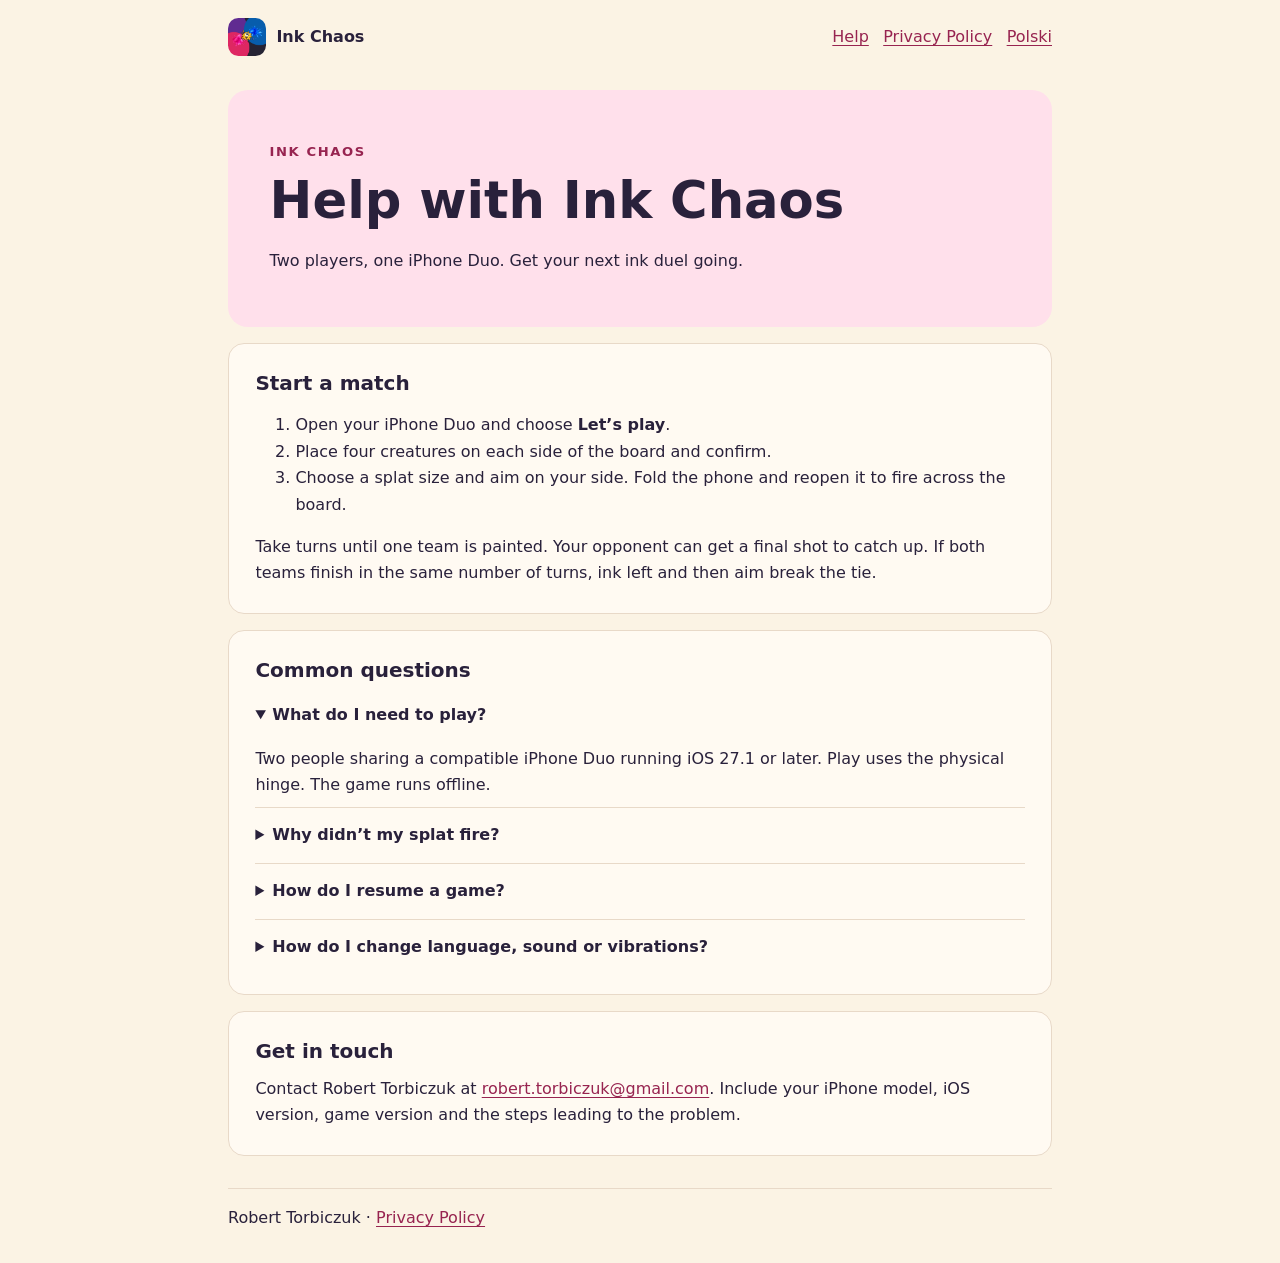
<file: index.html>
<!doctype html>
<html lang="en">
<head>
<meta charset="utf-8">
<meta name="viewport" content="width=device-width, initial-scale=1">
<meta name="description" content="Two players, one iPhone Duo. Get your next ink duel going.">
<title>Help with Ink Chaos · Ink Chaos</title>
<link rel="icon" href="./icon.png">
<link rel="stylesheet" href="./style.css">
</head>
<body>
<a class="skip" href="#content">Skip to content</a>
<header class="bar">
  <a class="brand" href="./"><img src="./icon.png" alt="" width="38" height="38"> Ink Chaos</a>
  <nav aria-label="Ink Chaos">
    <a href="./" aria-current="page">Help</a>
    <a href="./privacy/">Privacy Policy</a>
    <a href="./pl/" lang="pl">Polski</a>
  </nav>
</header>
<main id="content">
  <div class="hero"><p class="eyebrow">INK CHAOS</p><h1>Help with Ink Chaos</h1><p>Two players, one iPhone Duo. Get your next ink duel going.</p></div>
  
<section><h2>Start a match</h2>
<ol><li>Open your iPhone Duo and choose <strong>Let’s play</strong>.</li>
<li>Place four creatures on each side of the board and confirm.</li>
<li>Choose a splat size and aim on your side. Fold the phone and reopen it to fire across the board.</li></ol>
<p>Take turns until one team is painted. Your opponent can get a final shot to catch up. If both teams finish in the same number of turns, ink left and then aim break the tie.</p></section>
<section><h2>Common questions</h2>
<details open><summary>What do I need to play?</summary><p>Two people sharing a compatible iPhone Duo running iOS 27.1 or later. Play uses the physical hinge. The game runs offline.</p></details>
<details><summary>Why didn’t my splat fire?</summary><p>Select a size you can afford, choose an aim point on your side, then fold and reopen the phone. Return to the game if you switched apps mid-turn.</p></details>
<details><summary>How do I resume a game?</summary><p>Pause and choose <strong>Save &amp; home</strong>. Choose the resume option on the main menu to continue on the same device.</p></details>
<details><summary>How do I change language, sound or vibrations?</summary><p>Open Settings from the main menu. You can choose an app language or follow the language of your iPhone.</p></details></section>
<section><h2>Get in touch</h2><p>Contact Robert Torbiczuk at <a href="mailto:robert.torbiczuk@gmail.com">robert.torbiczuk@gmail.com</a>. Include your iPhone model, iOS version, game version and the steps leading to the problem.</p></section>

</main>
<footer>Robert Torbiczuk · <a href="./privacy/">Privacy Policy</a></footer>
</body>
</html>
</file>
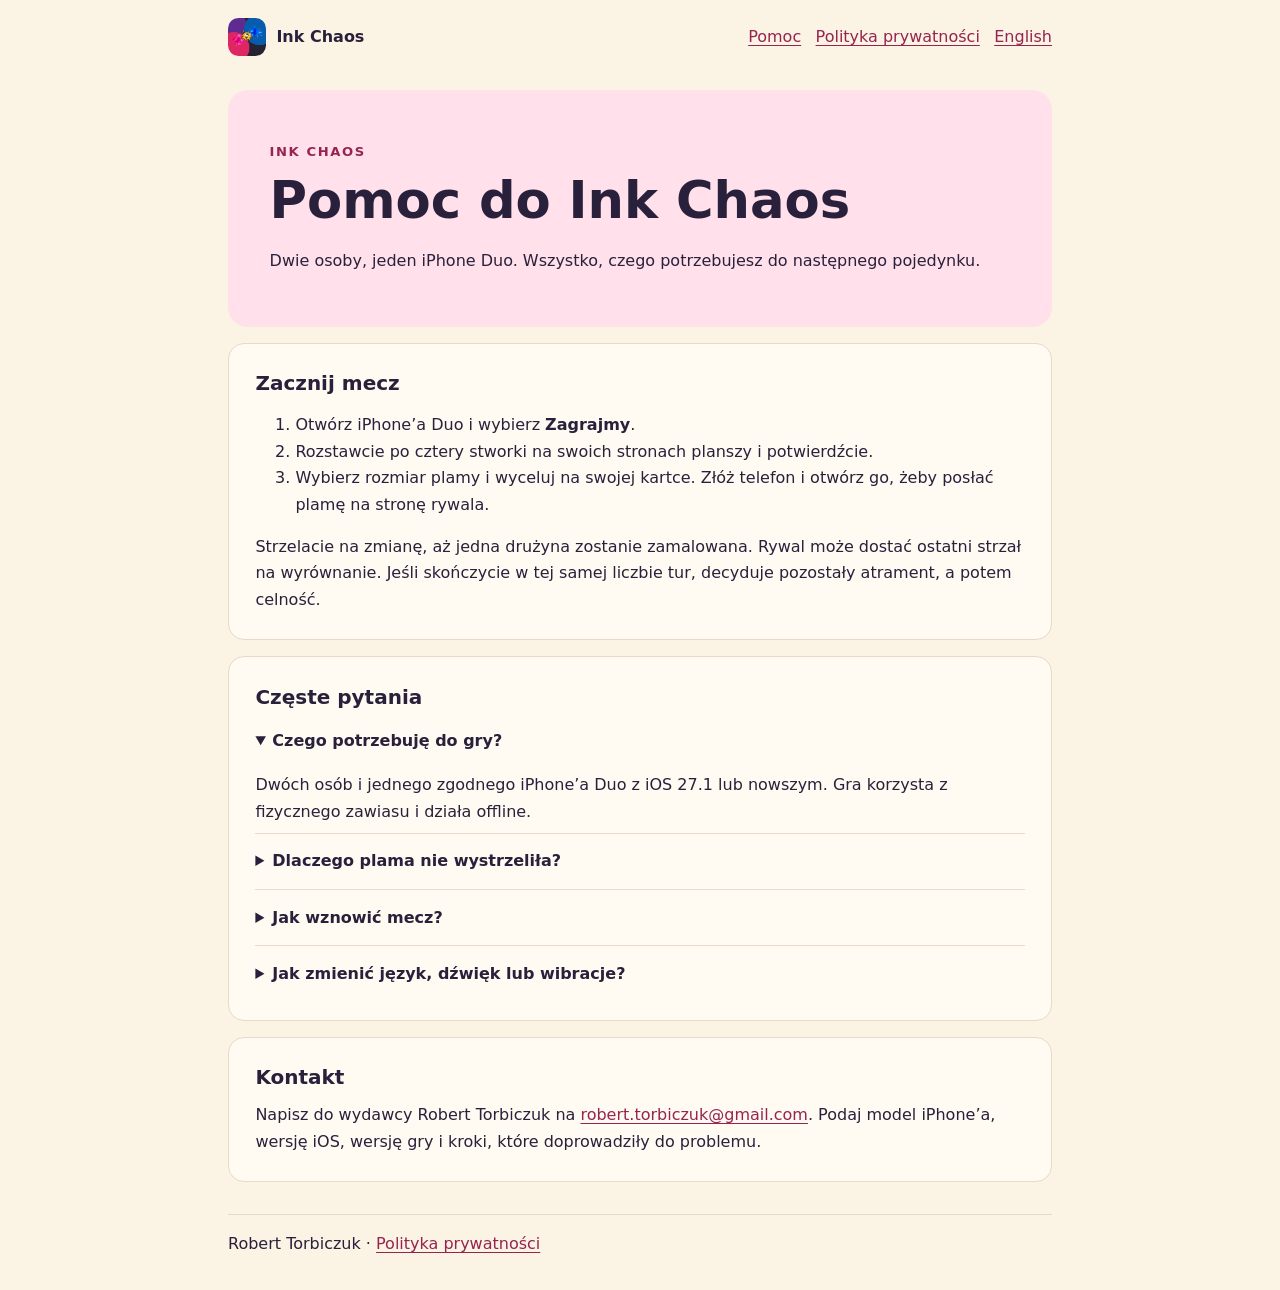
<file: pl/index.html>
<!doctype html>
<html lang="pl">
<head>
<meta charset="utf-8">
<meta name="viewport" content="width=device-width, initial-scale=1">
<meta name="description" content="Dwie osoby, jeden iPhone Duo. Wszystko, czego potrzebujesz do następnego pojedynku.">
<title>Pomoc do Ink Chaos · Ink Chaos</title>
<link rel="icon" href="../icon.png">
<link rel="stylesheet" href="../style.css">
</head>
<body>
<a class="skip" href="#content">Przejdź do treści</a>
<header class="bar">
  <a class="brand" href="../pl/"><img src="../icon.png" alt="" width="38" height="38"> Ink Chaos</a>
  <nav aria-label="Ink Chaos">
    <a href="../pl/" aria-current="page">Pomoc</a>
    <a href="../pl/privacy/">Polityka prywatności</a>
    <a href="../" lang="en">English</a>
  </nav>
</header>
<main id="content">
  <div class="hero"><p class="eyebrow">INK CHAOS</p><h1>Pomoc do Ink Chaos</h1><p>Dwie osoby, jeden iPhone Duo. Wszystko, czego potrzebujesz do następnego pojedynku.</p></div>
  
<section><h2>Zacznij mecz</h2>
<ol><li>Otwórz iPhone’a Duo i wybierz <strong>Zagrajmy</strong>.</li>
<li>Rozstawcie po cztery stworki na swoich stronach planszy i potwierdźcie.</li>
<li>Wybierz rozmiar plamy i wyceluj na swojej kartce. Złóż telefon i otwórz go, żeby posłać plamę na stronę rywala.</li></ol>
<p>Strzelacie na zmianę, aż jedna drużyna zostanie zamalowana. Rywal może dostać ostatni strzał na wyrównanie. Jeśli skończycie w tej samej liczbie tur, decyduje pozostały atrament, a potem celność.</p></section>
<section><h2>Częste pytania</h2>
<details open><summary>Czego potrzebuję do gry?</summary><p>Dwóch osób i jednego zgodnego iPhone’a Duo z iOS 27.1 lub nowszym. Gra korzysta z fizycznego zawiasu i działa offline.</p></details>
<details><summary>Dlaczego plama nie wystrzeliła?</summary><p>Wybierz rozmiar, na który wystarczy atramentu, wskaż cel na swojej stronie i złóż telefon, a potem go otwórz. Jeśli w trakcie tury przełączysz aplikację, wróć do gry.</p></details>
<details><summary>Jak wznowić mecz?</summary><p>W pauzie wybierz <strong>Zapisz i wróć do menu</strong>. Mecz wznowisz z menu głównego na tym samym urządzeniu.</p></details>
<details><summary>Jak zmienić język, dźwięk lub wibracje?</summary><p>Otwórz ustawienia z menu głównego. Możesz wybrać język gry lub użyć języka iPhone’a.</p></details></section>
<section><h2>Kontakt</h2><p>Napisz do wydawcy Robert Torbiczuk na <a href="mailto:robert.torbiczuk@gmail.com">robert.torbiczuk@gmail.com</a>. Podaj model iPhone’a, wersję iOS, wersję gry i kroki, które doprowadziły do problemu.</p></section>

</main>
<footer>Robert Torbiczuk · <a href="../pl/privacy/">Polityka prywatności</a></footer>
</body>
</html>
</file>
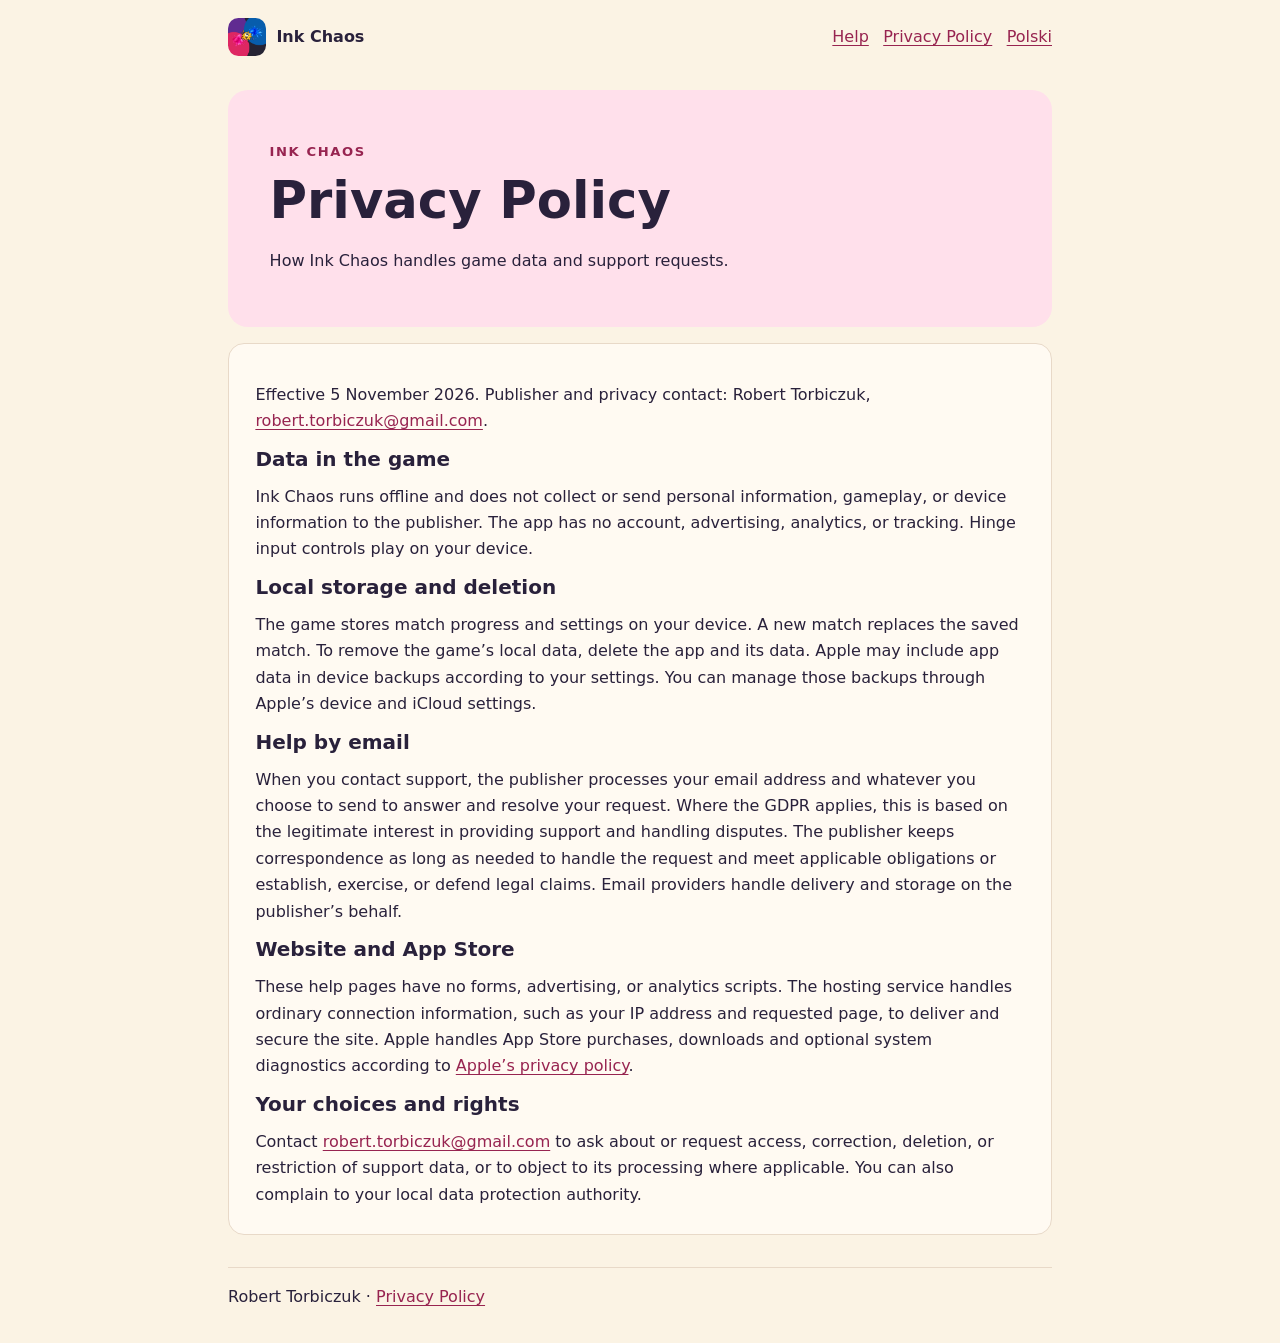
<file: privacy/index.html>
<!doctype html>
<html lang="en">
<head>
<meta charset="utf-8">
<meta name="viewport" content="width=device-width, initial-scale=1">
<meta name="description" content="How Ink Chaos handles game data and support requests.">
<title>Privacy Policy · Ink Chaos</title>
<link rel="icon" href="../icon.png">
<link rel="stylesheet" href="../style.css">
</head>
<body>
<a class="skip" href="#content">Skip to content</a>
<header class="bar">
  <a class="brand" href="../"><img src="../icon.png" alt="" width="38" height="38"> Ink Chaos</a>
  <nav aria-label="Ink Chaos">
    <a href="../">Help</a>
    <a href="../privacy/" aria-current="page">Privacy Policy</a>
    <a href="../pl/privacy/" lang="pl">Polski</a>
  </nav>
</header>
<main id="content">
  <div class="hero"><p class="eyebrow">INK CHAOS</p><h1>Privacy Policy</h1><p>How Ink Chaos handles game data and support requests.</p></div>
  
<section><p>Effective 5 November 2026. Publisher and privacy contact: Robert Torbiczuk, <a href="mailto:robert.torbiczuk@gmail.com">robert.torbiczuk@gmail.com</a>.</p>
<h2>Data in the game</h2><p>Ink Chaos runs offline and does not collect or send personal information, gameplay, or device information to the publisher. The app has no account, advertising, analytics, or tracking. Hinge input controls play on your device.</p>
<h2>Local storage and deletion</h2><p>The game stores match progress and settings on your device. A new match replaces the saved match. To remove the game’s local data, delete the app and its data. Apple may include app data in device backups according to your settings. You can manage those backups through Apple’s device and iCloud settings.</p>
<h2>Help by email</h2><p>When you contact support, the publisher processes your email address and whatever you choose to send to answer and resolve your request. Where the GDPR applies, this is based on the legitimate interest in providing support and handling disputes. The publisher keeps correspondence as long as needed to handle the request and meet applicable obligations or establish, exercise, or defend legal claims. Email providers handle delivery and storage on the publisher’s behalf.</p>
<h2>Website and App Store</h2><p>These help pages have no forms, advertising, or analytics scripts. The hosting service handles ordinary connection information, such as your IP address and requested page, to deliver and secure the site. Apple handles App Store purchases, downloads and optional system diagnostics according to <a href="https://www.apple.com/legal/privacy/">Apple’s privacy policy</a>.</p>
<h2>Your choices and rights</h2><p>Contact <a href="mailto:robert.torbiczuk@gmail.com">robert.torbiczuk@gmail.com</a> to ask about or request access, correction, deletion, or restriction of support data, or to object to its processing where applicable. You can also complain to your local data protection authority.</p></section>

</main>
<footer>Robert Torbiczuk · <a href="../privacy/">Privacy Policy</a></footer>
</body>
</html>
</file>
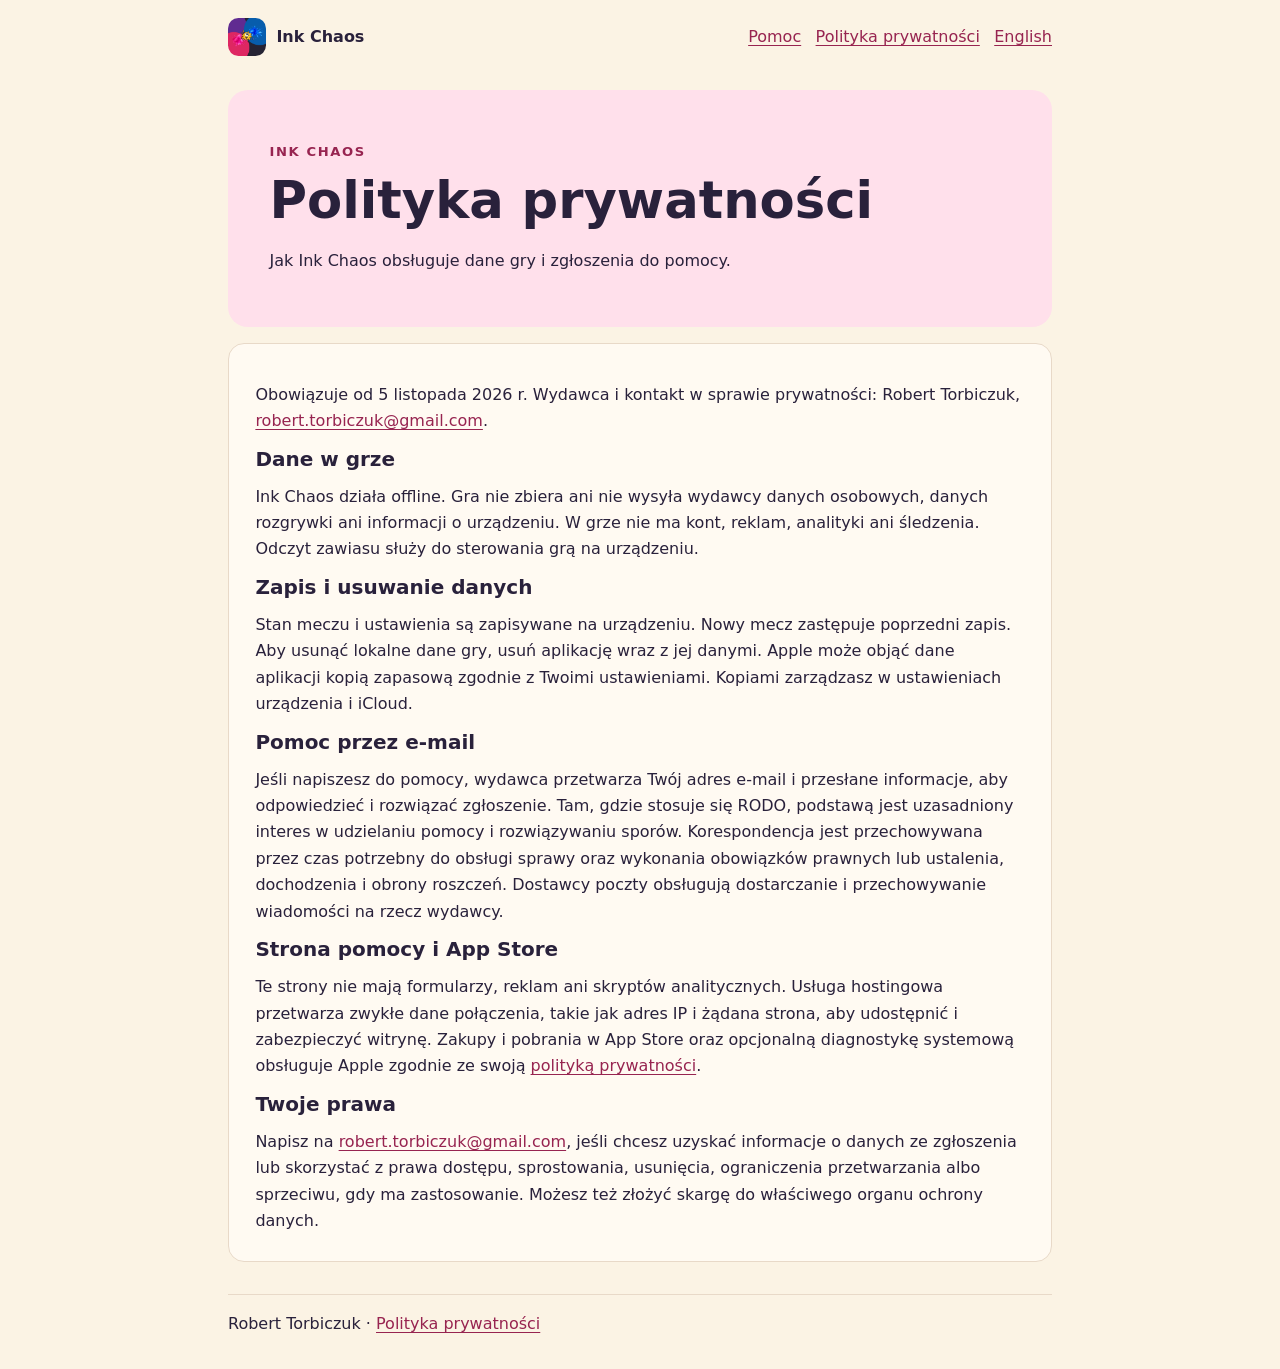
<file: pl/privacy/index.html>
<!doctype html>
<html lang="pl">
<head>
<meta charset="utf-8">
<meta name="viewport" content="width=device-width, initial-scale=1">
<meta name="description" content="Jak Ink Chaos obsługuje dane gry i zgłoszenia do pomocy.">
<title>Polityka prywatności · Ink Chaos</title>
<link rel="icon" href="../../icon.png">
<link rel="stylesheet" href="../../style.css">
</head>
<body>
<a class="skip" href="#content">Przejdź do treści</a>
<header class="bar">
  <a class="brand" href="../../pl/"><img src="../../icon.png" alt="" width="38" height="38"> Ink Chaos</a>
  <nav aria-label="Ink Chaos">
    <a href="../../pl/">Pomoc</a>
    <a href="../../pl/privacy/" aria-current="page">Polityka prywatności</a>
    <a href="../../privacy/" lang="en">English</a>
  </nav>
</header>
<main id="content">
  <div class="hero"><p class="eyebrow">INK CHAOS</p><h1>Polityka prywatności</h1><p>Jak Ink Chaos obsługuje dane gry i zgłoszenia do pomocy.</p></div>
  
<section><p>Obowiązuje od 5 listopada 2026 r. Wydawca i kontakt w sprawie prywatności: Robert Torbiczuk, <a href="mailto:robert.torbiczuk@gmail.com">robert.torbiczuk@gmail.com</a>.</p>
<h2>Dane w grze</h2><p>Ink Chaos działa offline. Gra nie zbiera ani nie wysyła wydawcy danych osobowych, danych rozgrywki ani informacji o urządzeniu. W grze nie ma kont, reklam, analityki ani śledzenia. Odczyt zawiasu służy do sterowania grą na urządzeniu.</p>
<h2>Zapis i usuwanie danych</h2><p>Stan meczu i ustawienia są zapisywane na urządzeniu. Nowy mecz zastępuje poprzedni zapis. Aby usunąć lokalne dane gry, usuń aplikację wraz z jej danymi. Apple może objąć dane aplikacji kopią zapasową zgodnie z Twoimi ustawieniami. Kopiami zarządzasz w ustawieniach urządzenia i iCloud.</p>
<h2>Pomoc przez e-mail</h2><p>Jeśli napiszesz do pomocy, wydawca przetwarza Twój adres e-mail i przesłane informacje, aby odpowiedzieć i rozwiązać zgłoszenie. Tam, gdzie stosuje się RODO, podstawą jest uzasadniony interes w udzielaniu pomocy i rozwiązywaniu sporów. Korespondencja jest przechowywana przez czas potrzebny do obsługi sprawy oraz wykonania obowiązków prawnych lub ustalenia, dochodzenia i obrony roszczeń. Dostawcy poczty obsługują dostarczanie i przechowywanie wiadomości na rzecz wydawcy.</p>
<h2>Strona pomocy i App Store</h2><p>Te strony nie mają formularzy, reklam ani skryptów analitycznych. Usługa hostingowa przetwarza zwykłe dane połączenia, takie jak adres IP i żądana strona, aby udostępnić i zabezpieczyć witrynę. Zakupy i pobrania w App Store oraz opcjonalną diagnostykę systemową obsługuje Apple zgodnie ze swoją <a href="https://www.apple.com/pl/legal/privacy/">polityką prywatności</a>.</p>
<h2>Twoje prawa</h2><p>Napisz na <a href="mailto:robert.torbiczuk@gmail.com">robert.torbiczuk@gmail.com</a>, jeśli chcesz uzyskać informacje o danych ze zgłoszenia lub skorzystać z prawa dostępu, sprostowania, usunięcia, ograniczenia przetwarzania albo sprzeciwu, gdy ma zastosowanie. Możesz też złożyć skargę do właściwego organu ochrony danych.</p></section>

</main>
<footer>Robert Torbiczuk · <a href="../../pl/privacy/">Polityka prywatności</a></footer>
</body>
</html>
</file>
<file: style.css>
:root {
  color-scheme: light;
  color: #29213b;
  background: #fbf3e4;
  font: 1rem/1.65 system-ui, sans-serif;
}
* { box-sizing: border-box; }
body { margin: 0 auto; max-width: 54rem; padding: 0 1.25rem; }
a { color: #972450; text-underline-offset: .2em; overflow-wrap: anywhere; }
a:focus-visible, summary:focus-visible { outline: 3px solid #005ea7; outline-offset: 4px; }
.skip { position: absolute; inset-inline-start: 1rem; top: -10rem; }
.skip:focus { top: .5rem; background: #fff; padding: .5rem 1rem; }
.bar { display: flex; justify-content: space-between; flex-wrap: wrap; align-items: center; gap: .5rem 1rem; padding: 1rem 0; }
.brand { display: inline-flex; align-items: center; gap: .65rem; color: inherit; text-decoration: none; font-weight: 800; }
.brand img { border-radius: .65rem; }
nav { display: flex; flex-wrap: wrap; gap: .9rem; }
nav a { padding: .5rem 0; }
.hero { margin: 1rem 0; padding: clamp(1.25rem, 5vw, 2.6rem); background: #ffe0eb; border-radius: 1.25rem; }
.eyebrow { font-size: .82rem; font-weight: 800; letter-spacing: .12em; color: #972450; }
h1 { font-size: clamp(2rem, 6vw, 3.2rem); line-height: 1.06; margin: .2em 0 .4em; }
h2 { font-size: 1.25rem; line-height: 1.3; margin: 0 0 .6em; }
p { margin: .7em 0; }
section { background: #fffaf2; border: 1px solid #e8d9c8; border-radius: 1rem; padding: clamp(1rem, 4vw, 1.65rem); margin: 1rem 0; }
section p:last-child { margin-bottom: 0; }
details + details { border-top: 1px solid #e8d9c8; margin-top: .5rem; padding-top: .5rem; }
summary { cursor: pointer; font-weight: 700; padding: .4rem 0; }
footer { border-top: 1px solid #e8d9c8; margin-top: 2rem; padding: 1rem 0 2rem; }
</file>
